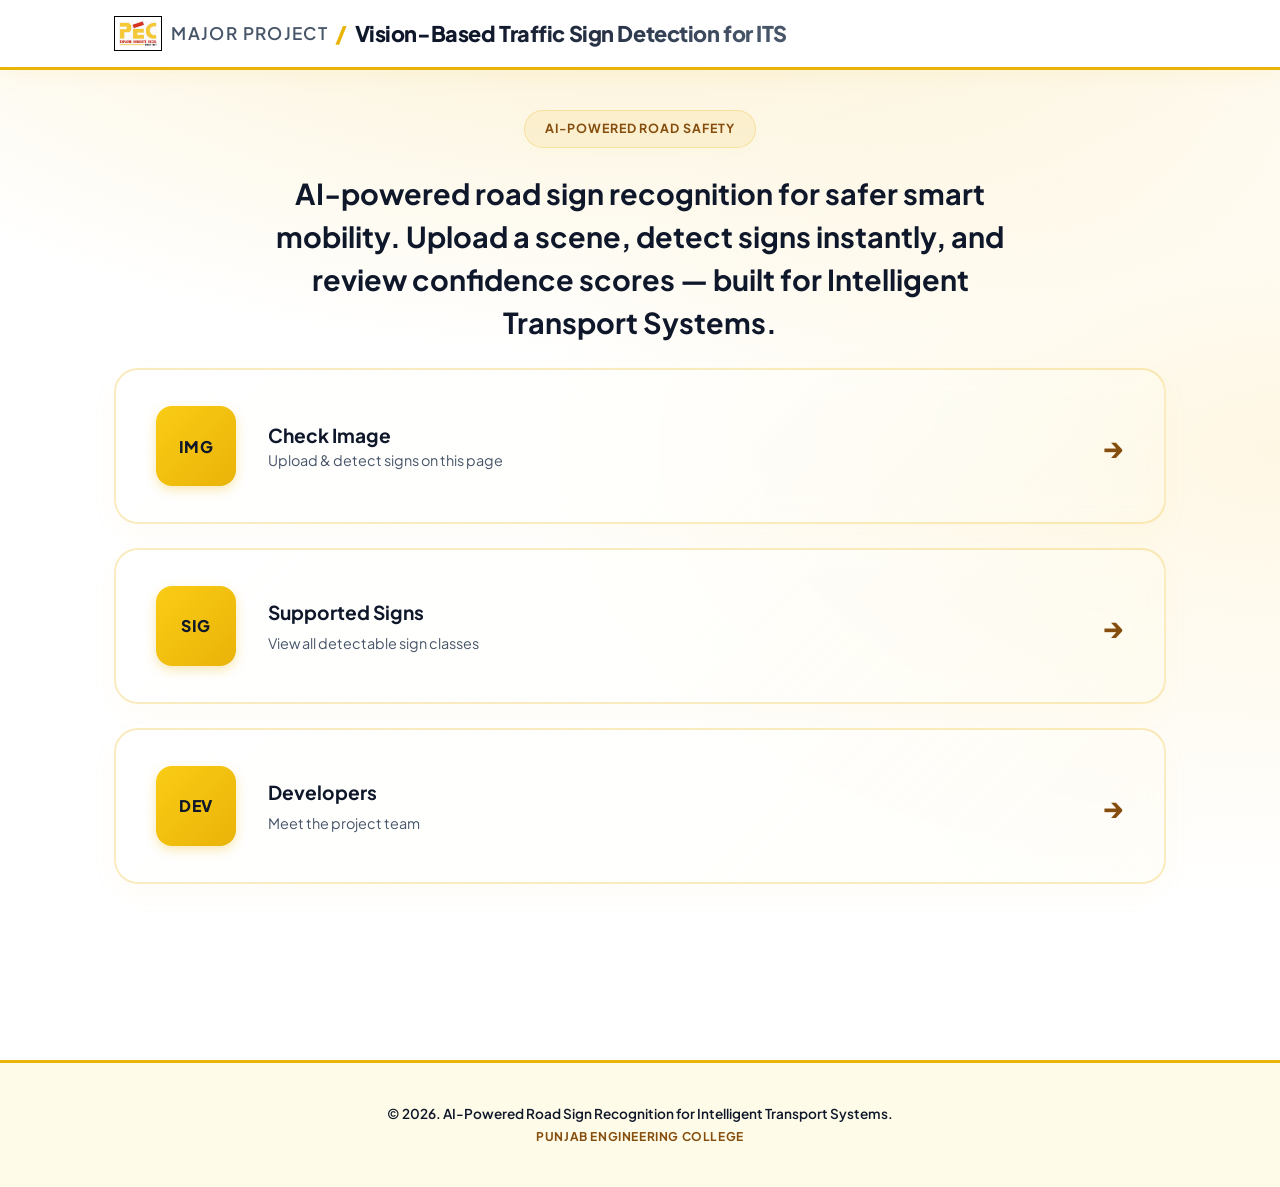
<file: templates/index.html>
<!DOCTYPE html>
<html lang="en">
<head>
  <meta charset="UTF-8" />
  <meta name="viewport" content="width=device-width, initial-scale=1.0" />
  <title>Major Project | Vision-Based Traffic Sign Detection for ITS</title>
  <link rel="preconnect" href="https://fonts.googleapis.com" />
  <link rel="preconnect" href="https://fonts.gstatic.com" crossorigin />
  <link href="https://fonts.googleapis.com/css2?family=Plus+Jakarta+Sans:wght@400;500;600;700;800&display=swap" rel="stylesheet" />
  <link rel="stylesheet" href="/static/css/style.css" />
</head>
<body>
  <div class="page-bg" aria-hidden="true"></div>

  <header class="site-header">
    <a href="/" class="brand">
      <img src="/static/img/pec.png" alt="PEC Logo" class="brand-logo" />
      <span class="brand-name">
        <span class="brand-pre">Major Project</span>
        <span class="brand-sep">/</span>
        <span class="brand-main">Vision-Based Traffic Sign Detection for ITS</span>
      </span>
    </a>
    <button type="button" class="btn-back btn-back-header" id="btnBackHomeHeader" data-close-panel aria-label="Back to home" style="display: none;">← Home</button>
  </header>

  <!-- Home view -->
  <main id="viewHome" class="view view-active">
    <section class="hero">
      <div class="hero-badge">AI-Powered Road Safety</div>
      <p class="hero-desc">
        AI-powered road sign recognition for safer smart mobility. Upload a scene,
        detect signs instantly, and review confidence scores — built for Intelligent
        Transport Systems.
      </p>
    </section>

    <section class="feature-grid" aria-label="Main features">
      <button type="button" class="feature-card" data-open="detect">
        <span class="feature-icon feature-icon-text" aria-hidden="true">IMG</span>
        <div class="feature-text">
          <span class="feature-label">Check Image</span>
          <span class="feature-hint">Upload & detect signs on this page</span>
        </div>
        <span class="feature-arrow" aria-hidden="true">→</span>
      </button>

      <a href="/signs" class="feature-card feature-link">
        <span class="feature-icon feature-icon-text" aria-hidden="true">SIG</span>
        <div class="feature-text">
          <span class="feature-label">Supported Signs</span>
          <span class="feature-hint">View all detectable sign classes</span>
        </div>
        <span class="feature-arrow" aria-hidden="true">→</span>
      </a>

      <a href="/developers" class="feature-card feature-link">
        <span class="feature-icon feature-icon-text" aria-hidden="true">DEV</span>
        <div class="feature-text">
          <span class="feature-label">Developers</span>
          <span class="feature-hint">Meet the project team</span>
        </div>
        <span class="feature-arrow" aria-hidden="true">→</span>
      </a>
    </section>
  </main>

  <section id="panelDetect" class="panel" hidden>
    <div class="panel-head">
      <div>
        <h2>Check Image</h2>
        <p class="panel-sub">Upload a road image and run YOLO detection</p>
      </div>
    </div>

    <div class="detect-layout">
      <div class="detect-controls card-glass">
        <input type="file" id="fileInput" accept="image/jpeg,image/png,image/webp" hidden />

        <div id="dropArea" class="drop-area">
          <div class="drop-placeholder" id="dropPlaceholder">
            <span class="drop-icon">⬆</span>
            <p>Drag & drop an image here</p>
            <p class="muted">or use the buttons below</p>
          </div>
          <img id="previewImg" class="preview-img" alt="Preview" hidden />
        </div>

        <div class="btn-row">
          <button type="button" id="uploadBtn" class="btn btn-secondary">Upload image</button>
          <button type="button" id="analyzeBtn" class="btn btn-primary" disabled>
            <span id="analyzeLabel">Analyze image</span>
          </button>
        </div>
        <p id="fileLabel" class="file-label">No image selected</p>
        <p id="status" class="status" role="status"></p>
        <div id="progressBarContainer" class="progress-bar-container" hidden>
          <div id="progressBar" class="progress-bar"></div>
        </div>
      </div>

      <div class="detect-results card-glass">
        <h3>Detection results</h3>
        <div id="resultsEmpty" class="empty-state">
          <p>Results appear here after analysis.</p>
        </div>
        <div id="results" class="results-body" hidden>
          <div class="result-badge" id="resultBadge">0 signs</div>
          <div class="images-row">
            <figure>
              <figcaption>Original</figcaption>
              <img id="imgOriginal" alt="Original upload" />
            </figure>
            <figure id="figAnnotated" hidden>
              <figcaption>Annotated</figcaption>
              <img id="imgAnnotated" alt="Detections drawn" />
            </figure>
          </div>
          <ul id="detectionList" class="detection-list"></ul>
        </div>
      </div>
    </div>
  </section>

  <footer class="site-footer">
    <p>© 2026. AI-Powered Road Sign Recognition for Intelligent Transport Systems.</p>
    <p class="footer-sub">Punjab Engineering College</p>
  </footer>

  <script src="/static/js/app.js"></script>
</body>
</html>
</file>
<file: static/css/style.css>
:root {
  --bg: #ffffff;
  --bg-card: #ffffff;
  --border: #eab308; /* solid bright yellow border */
  --text: #0f172a; /* slate-900 for clear legibility */
  --muted: #475569; /* slate-600 */
  --accent: #eab308; /* vibrant traffic yellow */
  --accent-2: #facc15; /* bright yellow */
  --accent-dark: #854d0e; /* deep gold for text on light/white bg */
  --success: #10b981;
  --danger: #ef4444;
  --radius: 16px;
  --font: "Plus Jakarta Sans", system-ui, sans-serif;
}

* {
  box-sizing: border-box;
}

body {
  margin: 0;
  min-height: 100vh;
  font-family: var(--font);
  background: var(--bg);
  color: var(--text);
  line-height: 1.55;
}

.page-bg {
  position: fixed;
  inset: 0;
  background:
    radial-gradient(ellipse 80% 60% at 50% -20%, rgba(234, 179, 8, 0.24), transparent),
    radial-gradient(ellipse 60% 50% at 100% 50%, rgba(251, 191, 36, 0.12), transparent),
    var(--bg);
  pointer-events: none;
  z-index: 0;
}

.site-header {
  position: sticky;
  top: 0;
  z-index: 100;
  background: #ffffff;
  border-bottom: 3px solid var(--accent);
  box-shadow: 0 4px 20px rgba(234, 179, 8, 0.08);
  padding: 1rem max(1.5rem, calc((100% - 1100px) / 2 + 1.5rem));
  display: flex;
  align-items: center;
  justify-content: space-between;
  gap: 0.75rem;
  width: 100%;
}

.brand {
  display: flex;
  align-items: center;
  gap: 0.6rem;
  text-decoration: none;
  color: var(--text);
}

.brand-mark {
  display: flex;
  align-items: center;
  justify-content: center;
  width: 2.5rem;
  height: 2.5rem;
  border-radius: 10px;
  background: linear-gradient(135deg, var(--accent), var(--accent-2));
  font-size: 1.1rem;
  font-weight: 800;
  color: #fff;
  box-shadow: 0 4px 20px rgba(234, 179, 8, 0.35);
}

.brand-logo {
  height: 2.2rem;
  width: auto;
  border-radius: 0;
  object-fit: contain;
  border: 1px solid #000000;
  padding: 4px;
  background-color: #ffffff;
}

.brand-name {
  display: flex;
  align-items: center;
  flex-wrap: wrap;
  gap: 0.35rem;
  font-size: clamp(0.95rem, 2vw, 1.35rem);
  line-height: 1.25;
}

.brand-pre {
  font-weight: 600;
  text-transform: uppercase;
  letter-spacing: 0.08em;
  color: var(--muted);
  font-size: 0.8em;
}

.brand-sep {
  color: var(--accent);
  font-weight: 800;
  font-size: 1.05em;
  margin: 0 0.1rem;
}

.brand-main {
  font-weight: 800;
  color: #0f172a;
  letter-spacing: -0.02em;
  background: linear-gradient(135deg, #0f172a 30%, #475569 90%);
  -webkit-background-clip: text;
  -webkit-text-fill-color: transparent;
}

.brand-tag {
  font-size: 0.75rem;
  font-weight: 600;
  color: var(--muted);
  text-transform: uppercase;
  letter-spacing: 0.06em;
}

.view,
.panel {
  position: relative;
  z-index: 1;
  max-width: 1100px;
  margin: 0 auto;
  padding: 2rem 1.5rem 3rem;
}

.view-active {
  animation: fadeIn 0.35s ease;
}

@keyframes fadeIn {
  from {
    opacity: 0;
    transform: translateY(8px);
  }
}

.hero {
  text-align: center;
  padding: 0.5rem 0 1.5rem;
}

.hero-eyebrow {
  margin: 0 0 0.75rem;
  font-size: 0.8rem;
  font-weight: 700;
  text-transform: uppercase;
  letter-spacing: 0.12em;
  color: var(--accent-dark);
}

.hero-title {
  margin: 0 0 1rem;
  font-size: clamp(1.5rem, 4vw, 2.25rem);
  font-weight: 800;
  line-height: 1.2;
  letter-spacing: -0.03em;
  max-width: 720px;
  margin-left: auto;
  margin-right: auto;
}

.hero-badge {
  display: inline-flex;
  align-items: center;
  gap: 0.5rem;
  margin: 0 auto 1.5rem;
  padding: 0.5rem 1.25rem;
  background: rgba(234, 179, 8, 0.1);
  border: 1px solid rgba(234, 179, 8, 0.25);
  border-radius: 999px;
  color: var(--accent-dark);
  font-size: 0.78rem;
  font-weight: 700;
  text-transform: uppercase;
  letter-spacing: 0.08em;
  box-shadow: 0 4px 12px rgba(234, 179, 8, 0.03);
  animation: pulse 2s infinite ease-in-out;
}

@keyframes pulse {
  0%, 100% {
    transform: scale(1);
    opacity: 1;
  }
  50% {
    transform: scale(1.025);
    opacity: 0.95;
  }
}

.hero-desc {
  margin: 0 auto;
  max-width: 760px;
  color: var(--text);
  font-size: clamp(1.25rem, 3.2vw, 1.8rem);
  font-weight: 700;
  line-height: 1.5;
  text-align: center;
  padding: 0 1rem;
}

.feature-grid {
  display: flex;
  flex-direction: column;
  gap: 1.5rem;
  padding-bottom: 3rem;
  max-width: 1100px;
  margin: 0 auto;
  width: 100%;
}

.feature-card {
  display: flex;
  flex-direction: row;
  align-items: center;
  gap: 2rem;
  width: 100%;
  min-height: 140px;
  padding: 2.25rem 2.5rem;
  text-align: left;
  background: linear-gradient(135deg, rgba(255, 255, 255, 0.95), rgba(254, 252, 232, 0.2));
  border: 2px solid rgba(234, 179, 8, 0.25);
  border-radius: 24px;
  backdrop-filter: blur(12px);
  cursor: pointer;
  transition: all 0.35s cubic-bezier(0.25, 0.8, 0.25, 1);
  text-decoration: none;
  color: inherit;
  font-family: inherit;
  box-shadow: 0 10px 30px rgba(234, 179, 8, 0.04), 0 1px 3px rgba(0, 0, 0, 0.01);
}

@media (max-width: 640px) {
  .feature-card {
    flex-direction: column;
    text-align: center;
    padding: 2rem 1.5rem;
    gap: 1.25rem;
  }
  .feature-arrow {
    display: none;
  }
}

.feature-card:hover {
  transform: translateY(-6px);
  border-color: var(--accent);
  background: linear-gradient(135deg, rgba(255, 255, 255, 1), rgba(254, 252, 232, 0.85));
  box-shadow: 0 20px 40px rgba(234, 179, 8, 0.16), 0 5px 15px rgba(0, 0, 0, 0.03);
}

.feature-arrow {
  margin-left: auto;
  font-size: 1.75rem;
  font-weight: 800;
  color: var(--accent-dark);
  transition: all 0.35s cubic-bezier(0.25, 0.8, 0.25, 1);
}

.feature-card:hover .feature-arrow {
  transform: translateX(4px) scale(1.1);
}

.feature-icon {
  flex-shrink: 0;
  font-size: 2rem;
}

.feature-icon-text {
  display: flex;
  align-items: center;
  justify-content: center;
  width: 5rem;
  height: 5rem;
  font-size: 1rem;
  font-weight: 800;
  letter-spacing: 0.04em;
  border-radius: 16px;
  background: linear-gradient(135deg, var(--accent-2), var(--accent));
  color: #0f172a;
  box-shadow: 0 4px 12px rgba(234, 179, 8, 0.3);
}

.feature-text {
  display: flex;
  flex-direction: column;
  gap: 0.25rem;
  flex: 1;
  min-width: 0;
}

.feature-label {
  font-size: 1.2rem;
  font-weight: 700;
}

.feature-hint {
  font-size: 0.9rem;
  color: var(--muted);
}

.panel {
  animation: fadeIn 0.35s ease;
}

.panel-head {
  display: flex;
  align-items: flex-start;
  gap: 1rem;
  margin-bottom: 1.5rem;
  flex-wrap: wrap;
}

.panel-head h2 {
  margin: 0;
  font-size: 1.5rem;
  font-weight: 800;
}

.panel-sub {
  margin: 0.25rem 0 0;
  color: var(--muted);
  font-size: 0.9rem;
}

.panel {
  position: relative;
}

.btn-back {
  padding: 0.5rem 1.25rem;
  border-radius: 999px;
  border: 2px solid var(--border);
  background: #ffffff;
  color: var(--text);
  font-family: inherit;
  font-size: 0.9rem;
  font-weight: 700;
  cursor: pointer;
  text-decoration: none;
  transition: all 0.2s;
  flex-shrink: 0;
  box-shadow: 0 2px 8px rgba(234, 179, 8, 0.12);
}

.btn-back:hover {
  background: var(--accent);
  border-color: var(--accent-dark);
  color: #0f172a;
}

.panel .btn-back {
  position: absolute;
  top: 0;
  right: 1.5rem;
}

.btn-back-header {
  margin-left: auto;
}

.card-glass {
  background: linear-gradient(135deg, rgba(255, 255, 255, 0.98), rgba(254, 252, 232, 0.2));
  border: 1.5px solid rgba(234, 179, 8, 0.2);
  border-radius: 20px;
  padding: 1.75rem;
  box-shadow: 0 10px 30px rgba(0, 0, 0, 0.015), 0 1px 3px rgba(0, 0, 0, 0.01);
}

.detect-layout {
  display: grid;
  gap: 1.25rem;
}

@media (min-width: 900px) {
  .detect-layout {
    grid-template-columns: 1fr 1fr;
    align-items: stretch; /* Stretch cards to equal height perfectly */
  }
}

.detect-controls {
  display: flex;
  flex-direction: column;
  height: 100%;
}

.detect-results {
  display: flex;
  flex-direction: column;
  height: 100%;
}

.drop-area {
  position: relative;
  min-height: 220px;
  border: 2px dashed rgba(234, 179, 8, 0.45);
  border-radius: 14px;
  margin-bottom: 1rem;
  overflow: hidden;
  background: linear-gradient(180deg, #fefce8 0%, rgba(254, 252, 232, 0.3) 100%);
  transition: all 0.3s ease;
  cursor: pointer;
  
  flex: 1;
  display: flex;
  flex-direction: column;
  justify-content: center;
  align-items: center;
}

.drop-area:hover {
  border-color: var(--accent);
  background: rgba(234, 179, 8, 0.05);
}

.drop-area.dragover {
  border-color: var(--accent-dark);
  background: rgba(234, 179, 8, 0.15);
}

.drop-placeholder {
  display: flex;
  flex-direction: column;
  align-items: center;
  justify-content: center;
  min-height: 220px;
  padding: 1.5rem;
  text-align: center;
  color: var(--muted);
}

.drop-icon {
  font-size: 2rem;
  margin-bottom: 0.5rem;
  opacity: 0.7;
}

.preview-img {
  width: 100%;
  height: 100%;
  max-height: 320px;
  object-fit: contain;
  display: block;
}

.btn-row {
  display: flex;
  flex-wrap: wrap;
  gap: 0.75rem;
}

.btn {
  padding: 0.75rem 1.35rem;
  border-radius: 10px;
  border: none;
  font-family: inherit;
  font-size: 0.95rem;
  font-weight: 700;
  cursor: pointer;
  transition: opacity 0.2s, transform 0.15s;
}

.btn:active:not(:disabled) {
  transform: scale(0.98);
}

.btn-primary {
  flex: 1;
  min-width: 140px;
  background: linear-gradient(135deg, var(--accent-2), var(--accent));
  color: #0f172a;
  box-shadow: 0 4px 20px rgba(234, 179, 8, 0.4);
}

.btn-primary:disabled {
  opacity: 0.4;
  cursor: not-allowed;
  box-shadow: none;
}

.btn-secondary {
  background: #ffffff;
  color: var(--text);
  border: 2px solid var(--border);
  box-shadow: 0 2px 8px rgba(0, 0, 0, 0.03);
}

.btn-secondary:hover {
  background: #fefce8;
}

.file-label {
  margin: 0.75rem 0 0;
  font-size: 0.85rem;
  color: var(--muted);
}

.status {
  min-height: 1.25rem;
  margin-top: 0.5rem;
  font-size: 0.9rem;
  font-weight: 500;
}

.status.ok {
  color: var(--success);
}

.status.err {
  color: var(--danger);
}

.detect-results h3 {
  margin: 0 0 1rem;
  font-size: 1rem;
  font-weight: 700;
}

.empty-state {
  padding: 2.5rem 1rem;
  text-align: center;
  color: var(--muted);
  border: 1px dashed var(--border);
  border-radius: 12px;
  
  flex: 1; /* Stretch to fill leftover result card height */
  display: flex;
  flex-direction: column;
  justify-content: center;
  align-items: center;
}

.empty-state[hidden] {
  display: none !important;
}

.results-body {
  flex: 1;
  display: flex;
  flex-direction: column;
}

.results-body[hidden] {
  display: none !important;
}

.result-badge {
  display: inline-block;
  margin-bottom: 1rem;
  padding: 0.35rem 0.85rem;
  border-radius: 999px;
  background: rgba(52, 211, 153, 0.15);
  color: var(--success);
  font-size: 0.85rem;
  font-weight: 700;
}

.images-row {
  display: grid;
  grid-template-columns: repeat(auto-fit, minmax(180px, 1fr));
  gap: 1rem;
  margin-bottom: 1rem;
}

.images-row figcaption {
  font-size: 0.75rem;
  color: var(--muted);
  margin-bottom: 0.35rem;
  font-weight: 600;
  text-transform: uppercase;
  letter-spacing: 0.05em;
}

.images-row img {
  width: 100%;
  border-radius: 10px;
  border: 1px solid var(--border);
}

.detection-list {
  list-style: none;
  padding: 0;
  margin: 0;
}

.detection-list li {
  display: flex;
  align-items: center;
  justify-content: space-between;
  gap: 1rem;
  padding: 0.85rem 1rem;
  margin-bottom: 0.5rem;
  background: #ffffff;
  border: 1px solid var(--border);
  border-radius: 10px;
  box-shadow: 0 2px 8px rgba(0, 0, 0, 0.02);
}

.det-name {
  font-weight: 700;
}

.det-conf {
  font-size: 0.9rem;
  font-weight: 700;
  color: var(--success);
  white-space: nowrap;
}

.conf-bar {
  height: 4px;
  margin-top: 0.4rem;
  background: rgba(99, 130, 180, 0.2);
  border-radius: 2px;
  overflow: hidden;
}

.conf-bar span {
  display: block;
  height: 100%;
  background: linear-gradient(90deg, var(--accent), var(--success));
  border-radius: 2px;
}

.history-panel {
  min-height: 200px;
}

.history-list {
  list-style: none;
  padding: 0;
  margin: 0;
}

.history-list li {
  display: grid;
  grid-template-columns: auto 1fr auto;
  gap: 1rem;
  align-items: center;
  padding: 1rem 0;
  border-bottom: 1px solid var(--border);
  font-size: 0.9rem;
}

.history-list li:last-child {
  border-bottom: none;
}

.history-id {
  font-weight: 800;
  color: var(--accent-dark);
  font-size: 0.85rem;
}

.history-meta {
  color: var(--muted);
}

.history-top {
  font-weight: 600;
  color: var(--text);
  text-align: right;
}

.history-empty {
  text-align: center;
  color: var(--muted);
  padding: 2rem;
}

.site-footer {
  background: #fefce8;
  border-top: 3px solid var(--accent);
  padding: 2.5rem max(1.5rem, calc((100% - 1100px) / 2 + 1.5rem));
  text-align: center;
  font-size: 0.85rem;
  color: var(--muted);
  margin-top: 5rem;
  width: 100%;
}

.site-footer p {
  margin: 0;
  font-weight: 600;
  color: #0f172a;
}

.site-footer .footer-sub {
  margin-top: 0.25rem;
  font-size: 0.75rem;
  color: var(--accent-dark);
  font-weight: 700;
  text-transform: uppercase;
  letter-spacing: 0.05em;
}

/* Supported signs page */
.page-signs .signs-main {
  position: relative;
  z-index: 1;
  max-width: 900px;
  margin: 0 auto;
  padding: 0 1.5rem 3rem;
}

.signs-hero {
  text-align: center;
  padding: 1rem 0 2rem;
}

.signs-hero h1 {
  margin: 0 0 0.75rem;
  font-size: 1.75rem;
  font-weight: 800;
}

.signs-grid {
  list-style: none;
  padding: 0;
  margin: 0;
  display: grid;
  gap: 0.75rem;
}

.sign-card {
  display: flex;
  align-items: center;
  gap: 1rem;
  padding: 1.1rem 1.4rem;
  background: linear-gradient(135deg, rgba(255, 255, 255, 0.95), rgba(254, 252, 232, 0.2));
  border: 2px solid rgba(234, 179, 8, 0.2);
  border-radius: 16px;
  transition: all 0.3s cubic-bezier(0.25, 0.8, 0.25, 1);
}

.sign-card:hover {
  border-color: var(--accent);
  background: #ffffff;
  transform: translateY(-2px);
  box-shadow: 0 8px 24px rgba(234, 179, 8, 0.1);
}

.sign-num {
  flex-shrink: 0;
  width: 2.5rem;
  height: 2.5rem;
  display: flex;
  align-items: center;
  justify-content: center;
  border-radius: 8px;
  background: linear-gradient(135deg, var(--accent-2), var(--accent));
  font-weight: 800;
  font-size: 0.9rem;
  color: #0f172a;
  box-shadow: 0 2px 6px rgba(234, 179, 8, 0.25);
}

.sign-body {
  display: flex;
  flex-wrap: wrap;
  align-items: center;
  gap: 0.5rem 1rem;
  flex: 1;
}

.sign-name {
  font-weight: 700;
  font-size: 1rem;
}

.sign-id {
  font-size: 0.8rem;
  color: var(--muted);
  margin-left: auto;
}

/* Developers page */
.page-developers .developers-main {
  position: relative;
  z-index: 1;
  max-width: 1000px;
  margin: 0 auto;
  padding: 0 1.5rem 3rem;
}

.developers-grid {
  display: grid;
  grid-template-columns: repeat(2, 1fr);
  gap: 1.5rem;
  max-width: 820px;
  margin: 0 auto;
}

.dev-card {
  display: flex;
  flex-direction: column;
  align-items: center;
  justify-content: center;
  gap: 1rem;
  padding: 2.25rem 1.75rem;
  text-align: center;
  background: linear-gradient(135deg, rgba(255, 255, 255, 0.95), rgba(254, 252, 232, 0.2));
  border: 2px solid rgba(234, 179, 8, 0.2);
  border-radius: 24px;
  transition: all 0.3s cubic-bezier(0.25, 0.8, 0.25, 1);
}

.dev-card:hover {
  border-color: var(--accent);
  background: #ffffff;
  transform: translateY(-5px);
  box-shadow: 0 15px 35px rgba(234, 179, 8, 0.16);
}

.dev-photo-wrap {
  position: relative;
  flex-shrink: 0;
  width: 150px;
  height: 150px;
  margin: 0;
  border-radius: 50%;
  overflow: hidden;
  border: 3px solid rgba(234, 179, 8, 0.35);
  background: #fcfbf7;
  box-shadow: 0 6px 18px rgba(0, 0, 0, 0.05);
  transition: border-color 0.3s;
}

.dev-photo {
  width: 100%;
  height: 100%;
  object-fit: cover;
  display: block;
}

.dev-fallback {
  display: flex;
  align-items: center;
  justify-content: center;
  width: 100%;
  height: 100%;
  font-size: 2.5rem;
  font-weight: 800;
  color: var(--accent-2);
  letter-spacing: 0.02em;
}

.dev-name {
  margin: 0;
  font-size: 1.1rem;
  font-weight: 700;
  line-height: 1.35;
}

@media (max-width: 560px) {
  .developers-grid {
    grid-template-columns: 1fr;
    max-width: 360px;
  }

  .dev-photo-wrap {
    width: 140px;
    height: 140px;
  }
}

.signs-hero code {
  font-size: 0.85em;
  color: var(--accent-dark);
}

@media (max-width: 600px) {
  .sign-id {
    margin-left: 0;
    width: 100%;
  }
}

/* Progress Bar Animation for Analysis */
.progress-bar-container {
  width: 100%;
  height: 6px;
  background: rgba(99, 130, 180, 0.15);
  border-radius: 999px;
  margin-top: 0.75rem;
  overflow: hidden;
  position: relative;
  display: block;
}

.progress-bar-container[hidden] {
  display: none !important;
}

.progress-bar {
  height: 100%;
  width: 0%;
  background: linear-gradient(90deg, var(--accent), var(--accent-2), var(--success));
  background-size: 200% 100%;
  border-radius: 999px;
}

.progress-bar.active {
  animation: 
    fillWidth 1.5s linear forwards,
    gradientShift 1.5s infinite linear;
}

@keyframes fillWidth {
  from { width: 0%; }
  to { width: 100%; }
}

@keyframes gradientShift {
  0% { background-position: 0% 50%; }
  50% { background-position: 100% 50%; }
  100% { background-position: 0% 50%; }
}

.hero-logo-container {
  display: flex;
  justify-content: center;
  margin-bottom: 1.25rem;
}

.hero-institution-logo {
  height: 4.5rem;
  width: auto;
  object-fit: contain;
  filter: drop-shadow(0 4px 12px rgba(220, 160, 0, 0.08));
}
</file>
